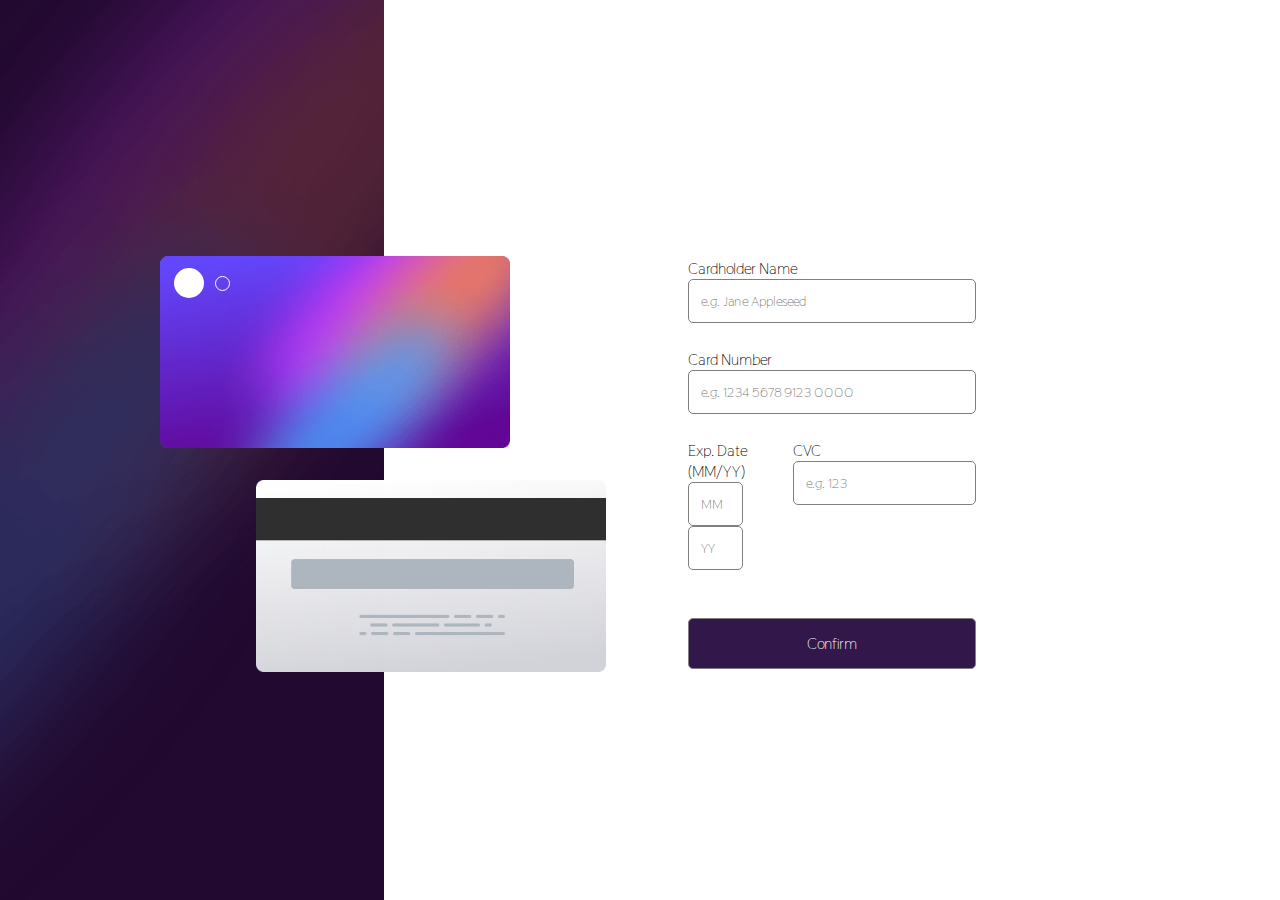
<file: index.html>
<!DOCTYPE html>
<html lang="en">

<head>
    <meta charset="UTF-8">
    <meta name="viewport" content="width=device-width, initial-scale=1.0">
    <title>Card Creator</title>
    <link rel="preconnect" href="https://fonts.googleapis.com">
    <link rel="preconnect" href="https://fonts.gstatic.com" crossorigin>
    <link href="https://fonts.googleapis.com/css2?family=Thasadith:ital,wght@0,400;0,700;1,400;1,700&display=swap"
        rel="stylesheet">
    <link rel="stylesheet" href="style.css">
    <script src="JavaScript/script.js" defer></script>
</head>

<body>

    <!-- FRONT and BACK CARD'S -->
    <div class="design_card_container">
        <div class="front_card_container">
            <!-- Insert image (front card) from CSS -->
            <div class="circle">
                <div class="circle1"></div>
                <div class="circle2"></div>
            </div>
            <div id="card_number_insert">
                <!-- create 'span' from Javascript when type in input -->
            </div>
            <div id="cardholder_name_insert">
                <!-- create 'span' from Javascript when type in input -->
            </div>
            <div id="expiration_card_insert">
                <!-- create 'span' from Javascript when type in input -->
            </div>
        </div>

        <div class="back_card_container">
            <!-- Insert image (back card) from CSS -->
            <div id="cvc_card_insert">
                <!-- create 'span' from Javascript when type in input -->
            </div>
        </div>
    </div>

    <div class="form_input_container">

        <div class="field_container" id="cardholder-container">
            <label class="label_section" for="cardholdername">Cardholder Name</label><br>
            <input class="field_input" type="text" id="cardholder-name" placeholder="e.g. Jane Appleseed">
            <div id="cardholder-error" style="color: red;"></div>
        </div>

        <div class="field_container" id="cardnumber-container">
            <label class="label_section" for="cardnumber">Card Number</label><br>
            <input class="field_input" type="text" id="card-number" placeholder="e.g. 1234 5678 9123 0000">
            <div id="card-number-error" style="color: red;"></div>
        </div>

        <div class="field_container" id="expiration-cvc-container">
            <div id="expiration-container">
                <label class="label_section" for="expirationcard">Exp. Date (MM/YY)</label><br>
                <input class="field_input" type="text" id="month-expiration" placeholder="MM" maxlength="2">
                <input class="field_input" type="text" id="year-expiration" placeholder="YY" maxlength="2">
                <div id="card-expiration-error" style="color: red;"></div>
            </div>

            <div class="field_container" id="validation-container">
                <label class="label_section" for="validation">CVC</label><br>
                <input class="field_input" type="text" id="validation" placeholder="e.g. 123" maxlength="3">
                <div id="card-validation-error" style="color: red;"></div>
            </div>
        </div>
        <button id="confirm-btn" class="confirm_btn">Confirm</button>
    </div>

    <div class="thanks_container">

    </div>
</body>

</html>
</file>
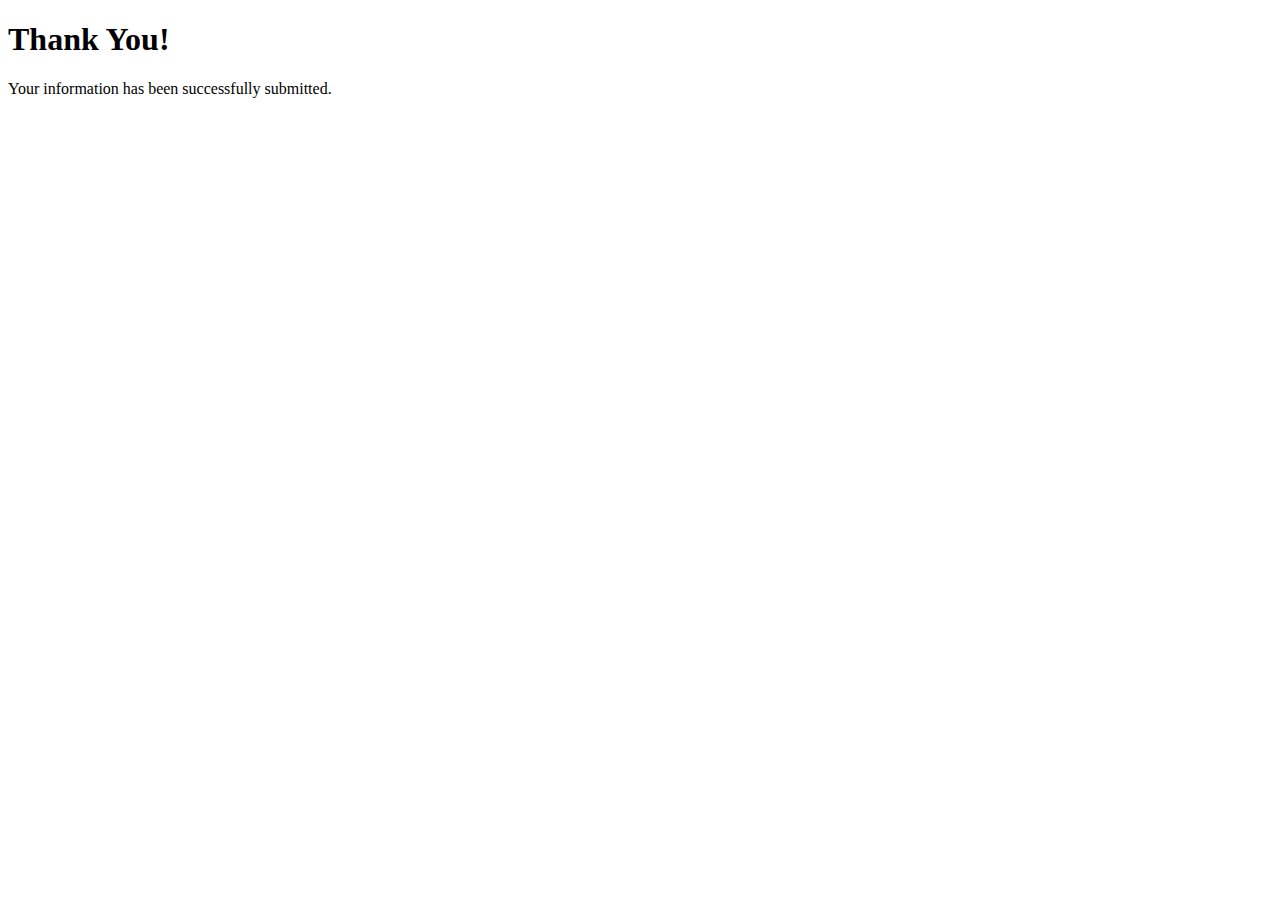
<file: thanks.html>
<!DOCTYPE html>
<html lang="en">
<head>
    <meta charset="UTF-8">
    <meta name="viewport" content="width=device-width, initial-scale=1.0">
    <title>Document</title>
    <script src="JavaScript/script.js" defer></script>
</head>
<body>


    <h1>Thank You!</h1>
    <p>Your information has been successfully submitted.</p>
    
</body>
</html>
</file>
<file: style.css>
* {
  box-sizing: border-box;
  padding: 0;
  margin: 0;
  font-family: "Thasadith", sans-serif;
}

body {
  width: 100vw;
  height: 100vh;
  display: flex;
  flex-direction: column;
}

.design_card_container {
  height: 30vh;
  background-image: url("/images/bg-main-mobile.png");
  background-repeat: no-repeat;
  background-size: cover;
  position: relative;
}

.front_card_container {
  background-image: url("/images/bg-card-front.png");
  background-repeat: no-repeat;
  background-size: 100%;
  width: 300px;
  height: 200px;
  position: absolute;
  top: 8rem;
  left: 1.5rem;
  z-index: 1;
}

.back_card_container {
  background-image: url("/images/bg-card-back.png");
  background-repeat: no-repeat;
  background-size: 100%;
  width: 300px;
  height: 200px;
  position: absolute;
  top: 2rem;
  left: 4rem;
  z-index: 0;
}

.circle {
  display: flex;
  flex-direction: row;
  position: relative;
}

.circle1 {
  width: 30px;
  height: 30px;
  background-color: #ffffff;
  border-radius: 20px;
  position: absolute;
  top: 12px;
  left: 14px;
}

.circle2 {
  width: 15px;
  height: 15px;
  border:1px solid #ffffff;
  border-radius: 20px;
  position: absolute;
  top: 20px;
  left: 55px;
}

.form_input_container {
  height: 70vh;
  display: flex;
  flex-direction: column;
  justify-content: center;
  align-items: center;
}

.field_container {
  width: 18rem;
  margin-top: 26px;
}

.field_input {
  width: 18rem;
  padding: 12px;
  border: 1px solid gray;
  border-radius: 5px;
  font-size: 14px;
}

#expiration-cvc-container {
  display: flex;
  justify-content: space-between;
}

#expiration-container {
  width: 288px;
}

#month-expiration,
#year-expiration {
  width: 55px;
}

#validation {
  width: auto;
}

#validation-container,
input {
  margin: 0;
}

.confirm_btn {
  width: 18rem;
  padding: 14px;
  margin-top: 3rem;
  border: 1px solid gray;
  background-color: rgb(50, 24, 74);
  border-radius: 5px;
  color: #ffffff;
  font-size: 1rem;
}

@media only screen and (min-width: 768px) and (max-width: 1023px) {
  .front_card_container {
    position: absolute;
    top: 8rem;
    left: 14rem;
    z-index: 1;
  }

  .back_card_container {
    position: absolute;
    top: 2rem;
    left: 18rem;
    z-index: 0;
  }
}

@media only screen and (min-width: 1024px) {
  body {
    width: 100vw;
    height: 100vh;
    display: flex;
    flex-direction: row;
    justify-content: space-between;
    align-items: center;
  }

  .design_card_container {
    width: 30vw;
    height: 100vh;
    background-image: url("images/bg-main-desktop.png");
    position: relative;
  }

  .front_card_container {
    position: absolute;
    left: 4rem;
    top: 16rem;
    width: 350px;
  }

  .back_card_container {
    position: absolute;
    top: 30rem;
    left: 8rem;
    width: 350px;
  }

  .form_input_container {
    width: 70vw;
    height: 100vh;
  }

  #cvc_card_insert {
    margin: 14px 0 0 40px;
  }

  .ctn_button {
    margin-bottom: 100px;
  }
}

@media only screen and (min-width: 1268px) {
  .front_card_container {
    position: absolute;
    left: 10rem;
    top: 16rem;
    width: 350px;
  }

  .back_card_container {
    position: absolute;
    top: 30rem;
    left: 16rem;
    width: 350px;
  }

  
}

@media only screen and (min-width: 1500px) {
  .front_card_container {
    position: absolute;
    left: 18rem;
    top: 16rem;
    width: 350px;
  }

  .back_card_container {
    position: absolute;
    top: 30rem;
    left: 23rem;
    width: 350px;
  }
}


/* JS (id's and classes) styling */
/** Mobile phone **/

#cardholder_name_insert {
  position: absolute;
  top: 8rem;
  left: 1rem;
}

#card_number_insert {
  position: absolute;
  top: 4.5rem;
  left: 1rem;
  font-size: 28px;
}

#expiration_card_insert {
  position: absolute;
  top: 8rem;
  left: 15rem;
}

#cvc_card_insert {
  position: absolute;
  top: 4.4rem;
  left: 15rem;
}

/* Thanks page */
.approved {
  width: 80px;
  height: 80px;
  background-color: blueviolet;
  border-radius: 50px;
  position: relative;
}

.tick_approved {
  position: absolute;
  left: 24px;
  top: 24px;
}

.title_thanks {
  text-transform: uppercase;
  padding: 18px;
  font-size: 2rem;
  letter-spacing: 3px;
  font-weight: 400;
  font-family: "Kanit", sans-serif;
}

.added_card_details {
  font-size: 18px;
  letter-spacing: 2px;
}

.ctn_button {
  width: 20rem;
  padding: 10px;
  background-color: rgb(52, 26, 76);
  border: none;
  border-radius: 6px;
  color: #ffffff;
  font-size: 18px;
  position: absolute;
  bottom: 100px;
}
</file>
